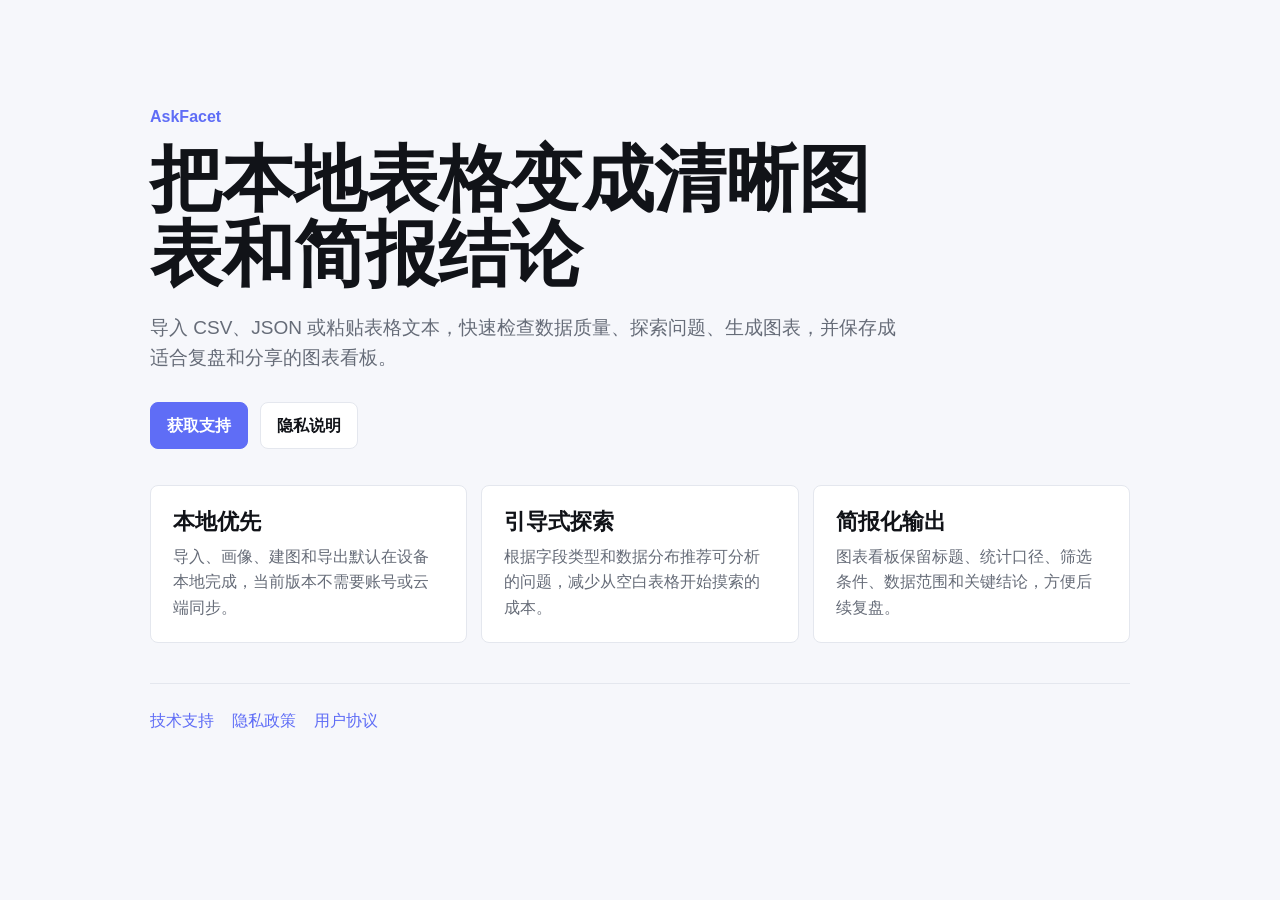
<file: index.html>
<!doctype html>
<html lang="zh-Hans">
<head>
  <meta charset="utf-8">
  <meta name="viewport" content="width=device-width, initial-scale=1">
  <title>AskFacet</title>
  <meta name="description" content="AskFacet 是本地优先的轻量数据分析与图表简报工具。">
  <link rel="stylesheet" href="./styles.css">
</head>
<body>
  <main class="page">
    <section class="hero">
      <p class="eyebrow">AskFacet</p>
      <h1>把本地表格变成清晰图表和简报结论</h1>
      <p class="lead">导入 CSV、JSON 或粘贴表格文本，快速检查数据质量、探索问题、生成图表，并保存成适合复盘和分享的图表看板。</p>
      <div class="actions">
        <a class="button primary" href="./support.html">获取支持</a>
        <a class="button" href="./privacy.html">隐私说明</a>
      </div>
    </section>

    <section class="grid">
      <article>
        <h2>本地优先</h2>
        <p>导入、画像、建图和导出默认在设备本地完成，当前版本不需要账号或云端同步。</p>
      </article>
      <article>
        <h2>引导式探索</h2>
        <p>根据字段类型和数据分布推荐可分析的问题，减少从空白表格开始摸索的成本。</p>
      </article>
      <article>
        <h2>简报化输出</h2>
        <p>图表看板保留标题、统计口径、筛选条件、数据范围和关键结论，方便后续复盘。</p>
      </article>
    </section>
  </main>

  <footer>
    <a href="./support.html">技术支持</a>
    <a href="./privacy.html">隐私政策</a>
    <a href="./terms.html">用户协议</a>
  </footer>
</body>
</html>
</file>
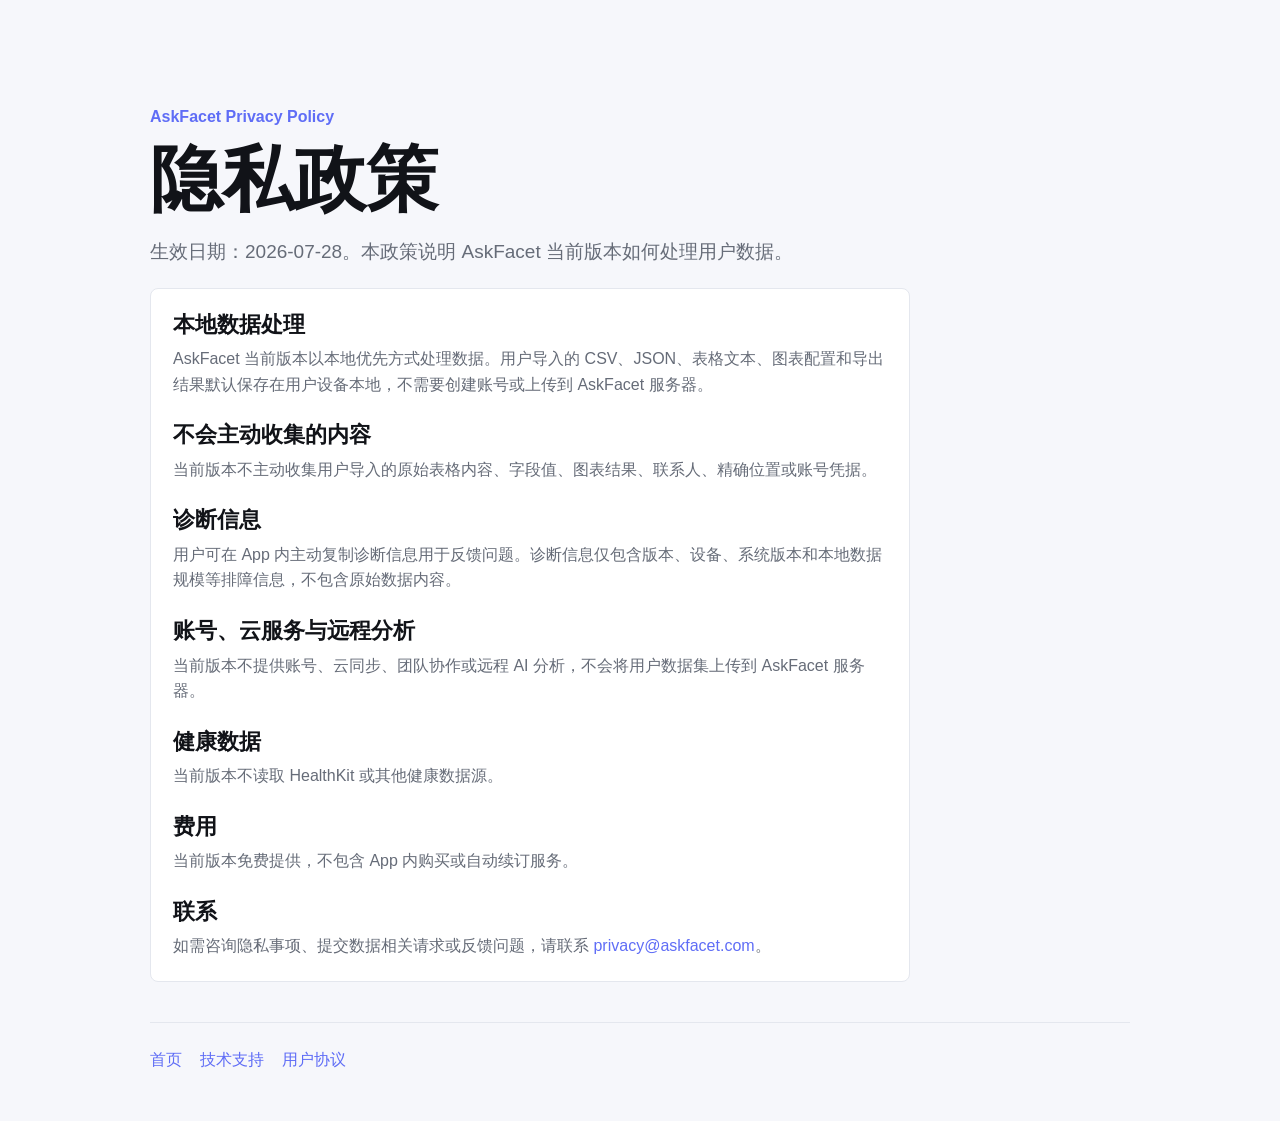
<file: privacy.html>
<!doctype html>
<html lang="zh-Hans">
<head>
  <meta charset="utf-8">
  <meta name="viewport" content="width=device-width, initial-scale=1">
  <title>AskFacet 隐私政策</title>
  <meta name="description" content="AskFacet 隐私政策。">
  <link rel="stylesheet" href="./styles.css">
</head>
<body>
  <main class="page">
    <section class="hero compact">
      <p class="eyebrow">AskFacet Privacy Policy</p>
      <h1>隐私政策</h1>
      <p class="lead">生效日期：2026-07-28。本政策说明 AskFacet 当前版本如何处理用户数据。</p>
    </section>

    <section class="content">
      <h2>本地数据处理</h2>
      <p>AskFacet 当前版本以本地优先方式处理数据。用户导入的 CSV、JSON、表格文本、图表配置和导出结果默认保存在用户设备本地，不需要创建账号或上传到 AskFacet 服务器。</p>

      <h2>不会主动收集的内容</h2>
      <p>当前版本不主动收集用户导入的原始表格内容、字段值、图表结果、联系人、精确位置或账号凭据。</p>

      <h2>诊断信息</h2>
      <p>用户可在 App 内主动复制诊断信息用于反馈问题。诊断信息仅包含版本、设备、系统版本和本地数据规模等排障信息，不包含原始数据内容。</p>

      <h2>账号、云服务与远程分析</h2>
      <p>当前版本不提供账号、云同步、团队协作或远程 AI 分析，不会将用户数据集上传到 AskFacet 服务器。</p>

      <h2>健康数据</h2>
      <p>当前版本不读取 HealthKit 或其他健康数据源。</p>

      <h2>费用</h2>
      <p>当前版本免费提供，不包含 App 内购买或自动续订服务。</p>

      <h2>联系</h2>
      <p>如需咨询隐私事项、提交数据相关请求或反馈问题，请联系 <a href="mailto:privacy@askfacet.com">privacy@askfacet.com</a>。</p>
    </section>
  </main>

  <footer>
    <a href="./index.html">首页</a>
    <a href="./support.html">技术支持</a>
    <a href="./terms.html">用户协议</a>
  </footer>
</body>
</html>
</file>
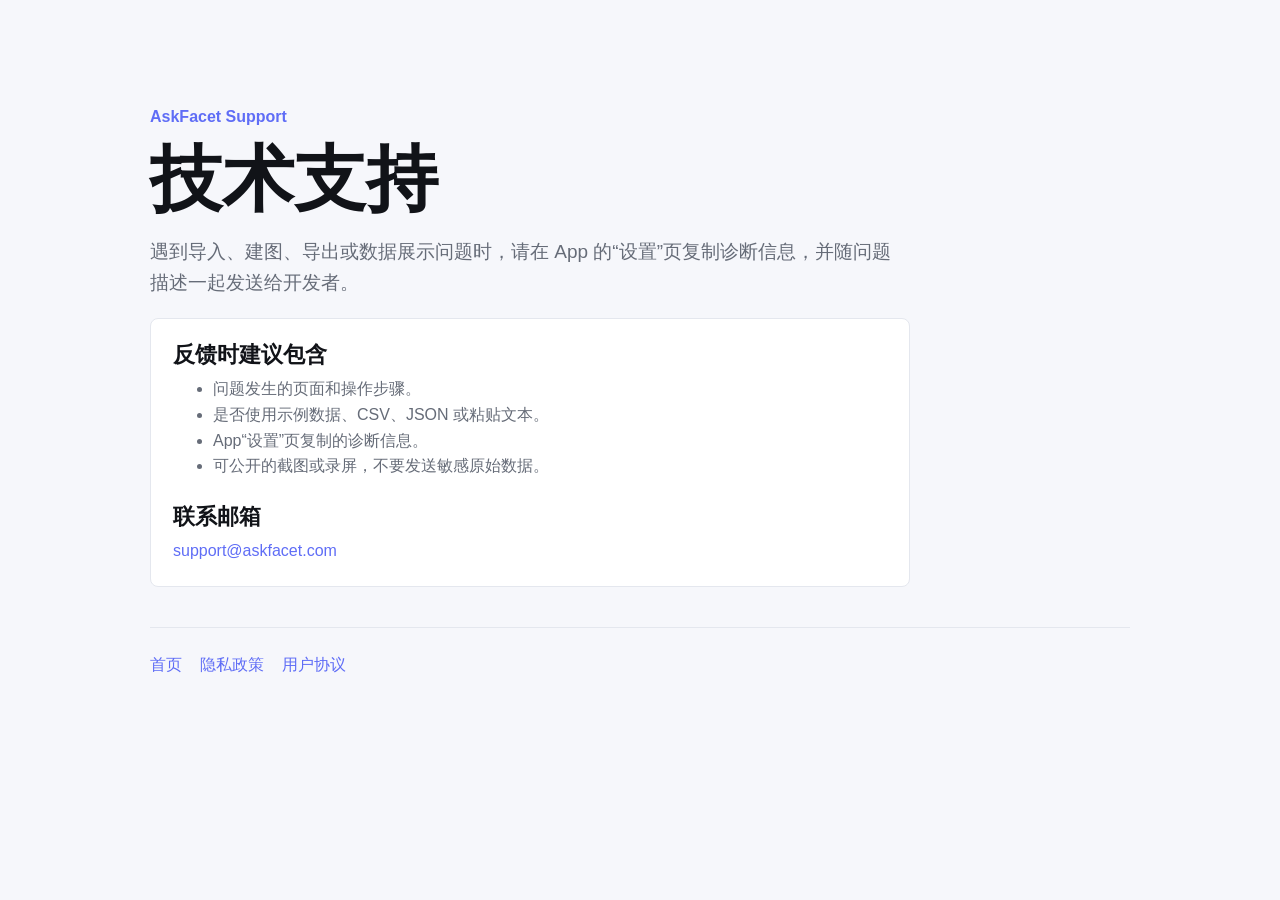
<file: support.html>
<!doctype html>
<html lang="zh-Hans">
<head>
  <meta charset="utf-8">
  <meta name="viewport" content="width=device-width, initial-scale=1">
  <title>AskFacet 技术支持</title>
  <meta name="description" content="AskFacet 技术支持与问题反馈。">
  <link rel="stylesheet" href="./styles.css">
</head>
<body>
  <main class="page">
    <section class="hero compact">
      <p class="eyebrow">AskFacet Support</p>
      <h1>技术支持</h1>
      <p class="lead">遇到导入、建图、导出或数据展示问题时，请在 App 的“设置”页复制诊断信息，并随问题描述一起发送给开发者。</p>
    </section>

    <section class="content">
      <h2>反馈时建议包含</h2>
      <ul>
        <li>问题发生的页面和操作步骤。</li>
        <li>是否使用示例数据、CSV、JSON 或粘贴文本。</li>
        <li>App“设置”页复制的诊断信息。</li>
        <li>可公开的截图或录屏，不要发送敏感原始数据。</li>
      </ul>

      <h2>联系邮箱</h2>
      <p><a href="mailto:support@askfacet.com">support@askfacet.com</a></p>
    </section>
  </main>

  <footer>
    <a href="./index.html">首页</a>
    <a href="./privacy.html">隐私政策</a>
    <a href="./terms.html">用户协议</a>
  </footer>
</body>
</html>
</file>
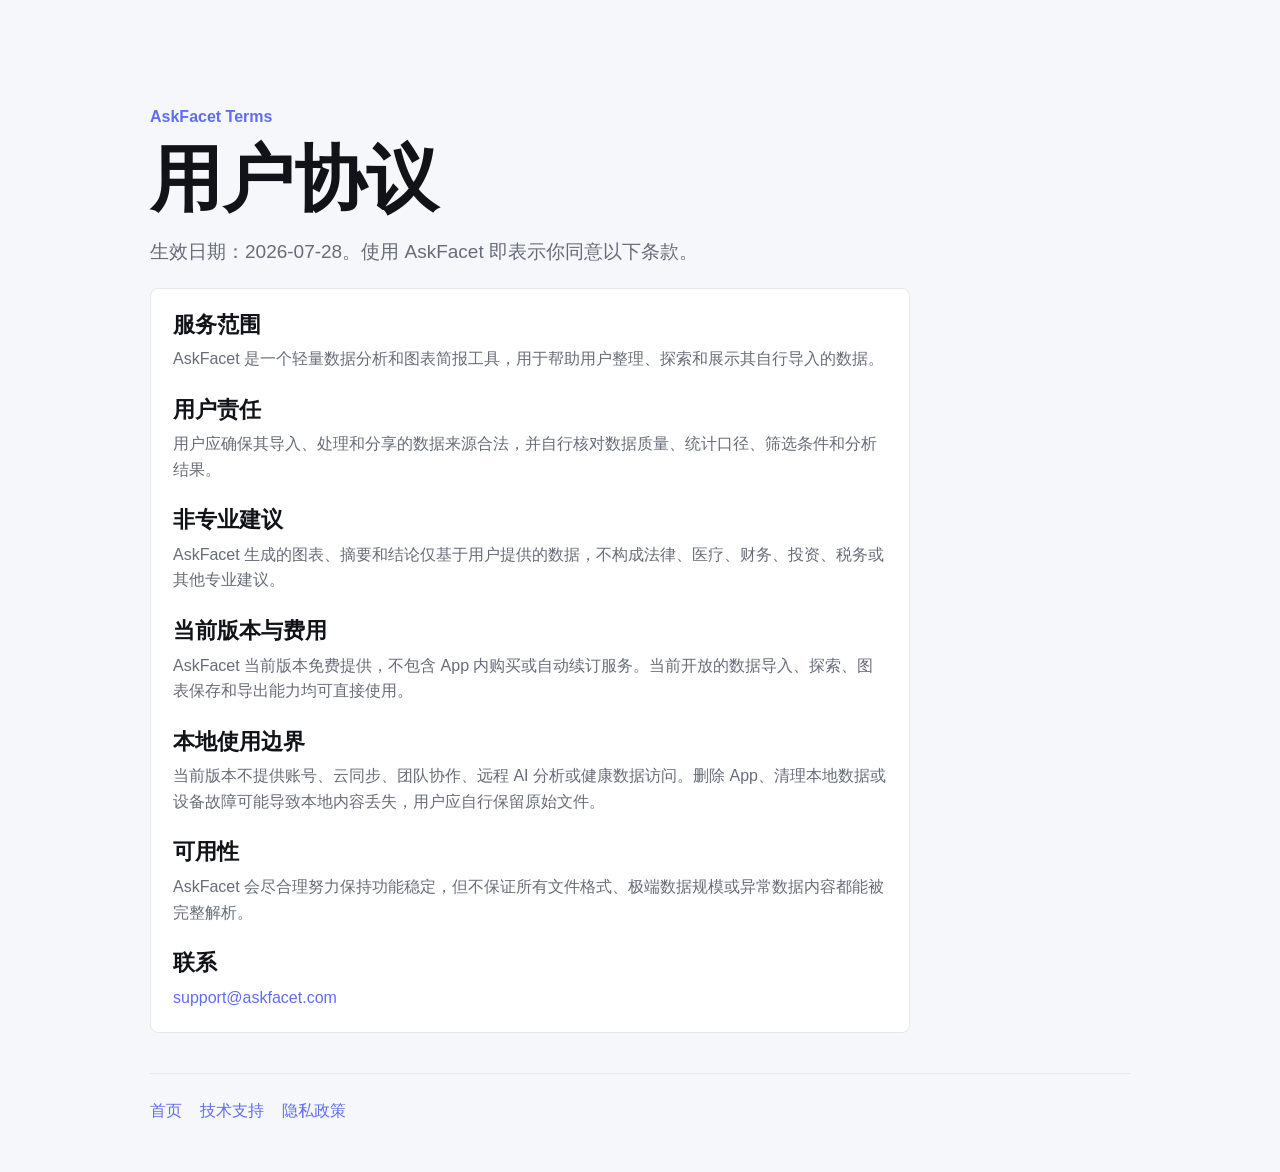
<file: terms.html>
<!doctype html>
<html lang="zh-Hans">
<head>
  <meta charset="utf-8">
  <meta name="viewport" content="width=device-width, initial-scale=1">
  <title>AskFacet 用户协议</title>
  <meta name="description" content="AskFacet 用户协议。">
  <link rel="stylesheet" href="./styles.css">
</head>
<body>
  <main class="page">
    <section class="hero compact">
      <p class="eyebrow">AskFacet Terms</p>
      <h1>用户协议</h1>
      <p class="lead">生效日期：2026-07-28。使用 AskFacet 即表示你同意以下条款。</p>
    </section>

    <section class="content">
      <h2>服务范围</h2>
      <p>AskFacet 是一个轻量数据分析和图表简报工具，用于帮助用户整理、探索和展示其自行导入的数据。</p>

      <h2>用户责任</h2>
      <p>用户应确保其导入、处理和分享的数据来源合法，并自行核对数据质量、统计口径、筛选条件和分析结果。</p>

      <h2>非专业建议</h2>
      <p>AskFacet 生成的图表、摘要和结论仅基于用户提供的数据，不构成法律、医疗、财务、投资、税务或其他专业建议。</p>

      <h2>当前版本与费用</h2>
      <p>AskFacet 当前版本免费提供，不包含 App 内购买或自动续订服务。当前开放的数据导入、探索、图表保存和导出能力均可直接使用。</p>

      <h2>本地使用边界</h2>
      <p>当前版本不提供账号、云同步、团队协作、远程 AI 分析或健康数据访问。删除 App、清理本地数据或设备故障可能导致本地内容丢失，用户应自行保留原始文件。</p>

      <h2>可用性</h2>
      <p>AskFacet 会尽合理努力保持功能稳定，但不保证所有文件格式、极端数据规模或异常数据内容都能被完整解析。</p>

      <h2>联系</h2>
      <p><a href="mailto:support@askfacet.com">support@askfacet.com</a></p>
    </section>
  </main>

  <footer>
    <a href="./index.html">首页</a>
    <a href="./support.html">技术支持</a>
    <a href="./privacy.html">隐私政策</a>
  </footer>
</body>
</html>
</file>
<file: styles.css>
:root {
  color-scheme: light;
  --bg: #f6f7fb;
  --card: #ffffff;
  --text: #111318;
  --muted: #666c78;
  --line: #e4e7ee;
  --accent: #5f6df6;
}

* {
  box-sizing: border-box;
}

body {
  margin: 0;
  background: var(--bg);
  color: var(--text);
  font-family: -apple-system, BlinkMacSystemFont, "Segoe UI", sans-serif;
  line-height: 1.6;
}

a {
  color: var(--accent);
  text-decoration: none;
}

.page {
  width: min(980px, calc(100% - 32px));
  margin: 0 auto;
  padding: 56px 0 40px;
}

.hero {
  padding: 48px 0 36px;
}

.hero.compact {
  padding-bottom: 20px;
}

.eyebrow {
  margin: 0 0 12px;
  color: var(--accent);
  font-weight: 700;
}

h1 {
  max-width: 760px;
  margin: 0;
  font-size: clamp(40px, 7vw, 72px);
  line-height: 1.05;
  letter-spacing: 0;
}

h2 {
  margin: 0 0 8px;
  font-size: 22px;
  line-height: 1.25;
  letter-spacing: 0;
}

.lead {
  max-width: 760px;
  margin: 20px 0 0;
  color: var(--muted);
  font-size: 19px;
}

.actions {
  display: flex;
  flex-wrap: wrap;
  gap: 12px;
  margin-top: 28px;
}

.button {
  display: inline-flex;
  align-items: center;
  min-height: 44px;
  padding: 10px 16px;
  border: 1px solid var(--line);
  border-radius: 8px;
  background: var(--card);
  color: var(--text);
  font-weight: 700;
}

.button.primary {
  border-color: var(--accent);
  background: var(--accent);
  color: #ffffff;
}

.grid {
  display: grid;
  grid-template-columns: repeat(3, 1fr);
  gap: 14px;
}

article,
.content {
  border: 1px solid var(--line);
  border-radius: 8px;
  background: var(--card);
  padding: 22px;
}

article p,
.content p,
.content ul {
  margin: 0;
  color: var(--muted);
}

.content {
  max-width: 760px;
}

.content h2 {
  margin-top: 24px;
}

.content h2:first-child {
  margin-top: 0;
}

footer {
  width: min(980px, calc(100% - 32px));
  margin: 0 auto;
  padding: 24px 0 48px;
  border-top: 1px solid var(--line);
  display: flex;
  gap: 18px;
  flex-wrap: wrap;
}

@media (max-width: 760px) {
  .page {
    padding-top: 28px;
  }

  .grid {
    grid-template-columns: 1fr;
  }
}
</file>
